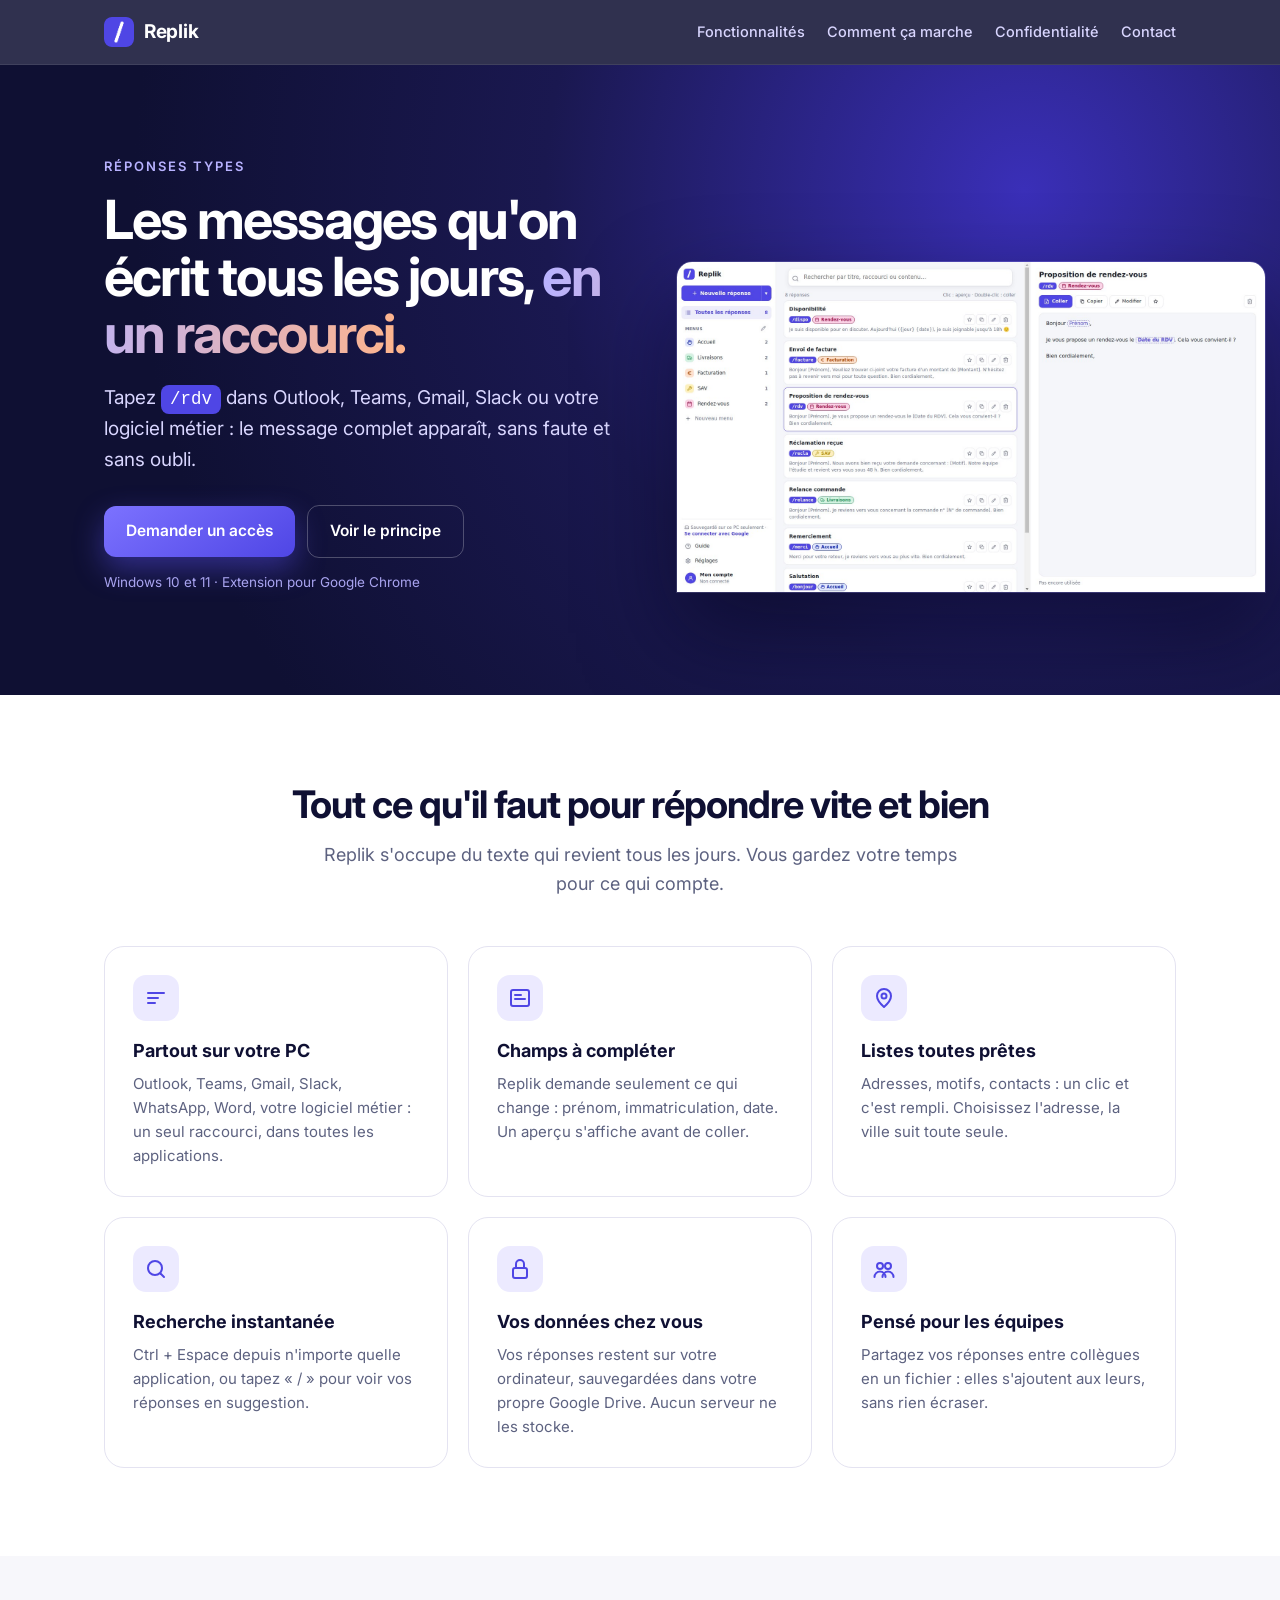
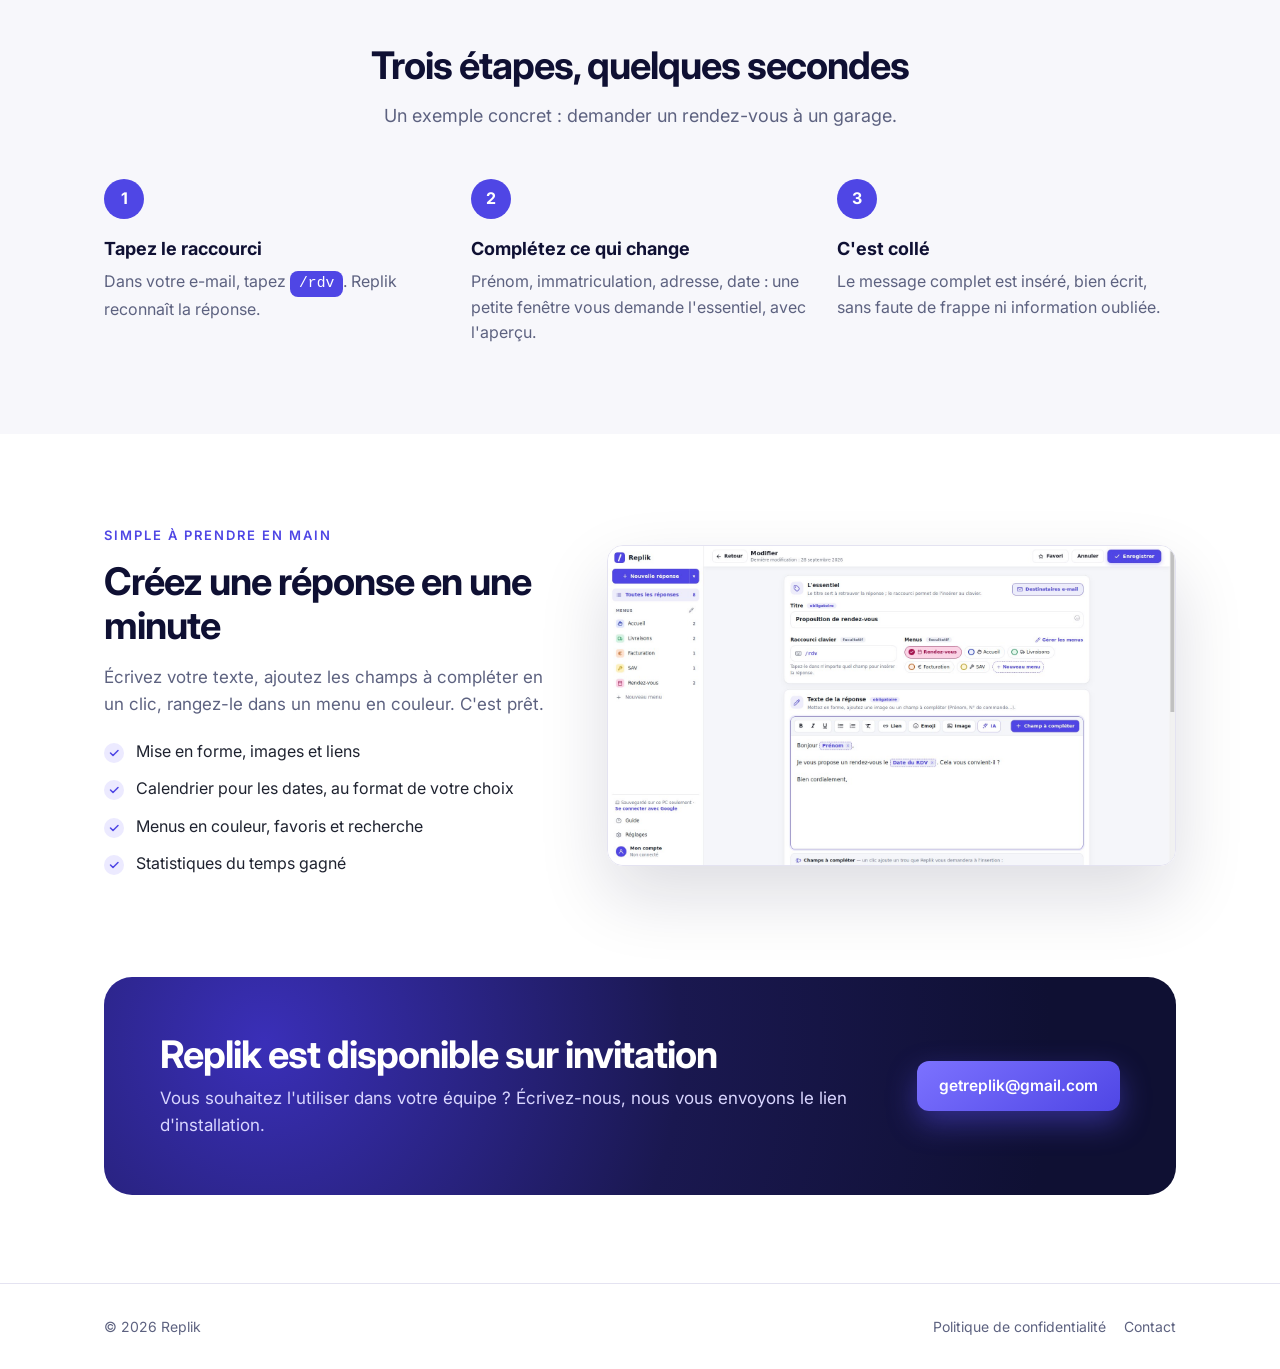
<file: index.html>
<!doctype html>
<html lang="fr">
<head>
<meta charset="utf-8">
<meta name="viewport" content="width=device-width, initial-scale=1">
<title>Replik – Vos réponses types en un raccourci</title>
<meta name="description" content="Replik insère vos messages habituels en un raccourci, dans toutes vos applications : Outlook, Teams, Gmail, Slack, WhatsApp, votre logiciel métier.">
<link rel="icon" href="assets/favicon.png">
<link rel="preconnect" href="https://fonts.googleapis.com"><link rel="preconnect" href="https://fonts.gstatic.com" crossorigin>
<link href="https://fonts.googleapis.com/css2?family=Inter:wght@400;500;600;700&display=swap" rel="stylesheet">
<link rel="stylesheet" href="assets/style.css">
</head>
<body>
<header class="nav"><div class="wrap">
  <a class="brand" href="./"><img src="assets/logo.png" alt="">Replik</a>
  <nav><a href="#fonctionnalites">Fonctionnalités</a><a href="#principe">Comment ça marche</a><a href="confidentialite.html">Confidentialité</a><a href="#contact">Contact</a></nav>
</div></header>

<div class="hero"><div class="wrap">
  <div style="padding-bottom:88px">
    <span class="eyebrow">Réponses types</span>
    <h1>Les messages qu'on écrit tous les jours, <em>en un raccourci.</em></h1>
    <p class="lead">Tapez <span class="kbd">/rdv</span> dans Outlook, Teams, Gmail, Slack ou votre logiciel métier : le message complet apparaît, sans faute et sans oubli.</p>
    <div class="cta">
      <a class="btn pri" href="#contact">Demander un accès</a>
      <a class="btn sec" href="#principe">Voir le principe</a>
    </div>
    <p class="note">Windows 10 et 11 · Extension pour Google Chrome</p>
  </div>
  <div class="shot"><img src="assets/replik-liste.jpg" alt="Replik : la liste des réponses types, classées par menus, avec l'aperçu de la réponse choisie"></div>
</div></div>

<section id="fonctionnalites"><div class="wrap center">
  <h2>Tout ce qu'il faut pour répondre vite et bien</h2>
  <p class="sub">Replik s'occupe du texte qui revient tous les jours. Vous gardez votre temps pour ce qui compte.</p>
  <div class="grid" style="text-align:left">
    <div class="card"><div class="ic"><svg viewBox="0 0 24 24"><path d="M4 7h16M4 12h10M4 17h7"/></svg></div><h3>Partout sur votre PC</h3><p>Outlook, Teams, Gmail, Slack, WhatsApp, Word, votre logiciel métier : un seul raccourci, dans toutes les applications.</p></div>
    <div class="card"><div class="ic"><svg viewBox="0 0 24 24"><rect x="3" y="4" width="18" height="16" rx="2"/><path d="M7 9h6M7 13h10"/></svg></div><h3>Champs à compléter</h3><p>Replik demande seulement ce qui change : prénom, immatriculation, date. Un aperçu s'affiche avant de coller.</p></div>
    <div class="card"><div class="ic"><svg viewBox="0 0 24 24"><path d="M12 21s-7-6.2-7-11a7 7 0 0 1 14 0c0 4.8-7 11-7 11z"/><circle cx="12" cy="10" r="2.5"/></svg></div><h3>Listes toutes prêtes</h3><p>Adresses, motifs, contacts : un clic et c'est rempli. Choisissez l'adresse, la ville suit toute seule.</p></div>
    <div class="card"><div class="ic"><svg viewBox="0 0 24 24"><circle cx="11" cy="11" r="7"/><path d="M20 20l-3.5-3.5"/></svg></div><h3>Recherche instantanée</h3><p>Ctrl + Espace depuis n'importe quelle application, ou tapez « / » pour voir vos réponses en suggestion.</p></div>
    <div class="card"><div class="ic"><svg viewBox="0 0 24 24"><path d="M16 11V7a4 4 0 0 0-8 0v4"/><rect x="5" y="11" width="14" height="10" rx="2"/></svg></div><h3>Vos données chez vous</h3><p>Vos réponses restent sur votre ordinateur, sauvegardées dans votre propre Google Drive. Aucun serveur ne les stocke.</p></div>
    <div class="card"><div class="ic"><svg viewBox="0 0 24 24"><circle cx="8" cy="9" r="3"/><circle cx="16" cy="9" r="3"/><path d="M2.5 20a5.5 5.5 0 0 1 11 0M10.5 20a5.5 5.5 0 0 1 11 0"/></svg></div><h3>Pensé pour les équipes</h3><p>Partagez vos réponses entre collègues en un fichier : elles s'ajoutent aux leurs, sans rien écraser.</p></div>
  </div>
</div></section>

<section id="principe" class="alt"><div class="wrap">
  <div class="center"><h2>Trois étapes, quelques secondes</h2><p class="sub">Un exemple concret : demander un rendez-vous à un garage.</p></div>
  <div class="steps">
    <div class="step"><h3>Tapez le raccourci</h3><p>Dans votre e-mail, tapez <span class="kbd">/rdv</span>. Replik reconnaît la réponse.</p></div>
    <div class="step"><h3>Complétez ce qui change</h3><p>Prénom, immatriculation, adresse, date : une petite fenêtre vous demande l'essentiel, avec l'aperçu.</p></div>
    <div class="step"><h3>C'est collé</h3><p>Le message complet est inséré, bien écrit, sans faute de frappe ni information oubliée.</p></div>
  </div>
</div></section>

<section><div class="wrap duo">
  <div>
    <span class="eyebrow" style="color:var(--ac)">Simple à prendre en main</span>
    <h2>Créez une réponse en une minute</h2>
    <p style="color:var(--mu);font-size:17px">Écrivez votre texte, ajoutez les champs à compléter en un clic, rangez-le dans un menu en couleur. C'est prêt.</p>
    <ul class="checks">
      <li>Mise en forme, images et liens</li>
      <li>Calendrier pour les dates, au format de votre choix</li>
      <li>Menus en couleur, favoris et recherche</li>
      <li>Statistiques du temps gagné</li>
    </ul>
  </div>
  <img src="assets/replik-modifier.jpg" alt="Replik : l'écran de modification d'une réponse type, avec les champs à compléter">
</div></section>

<section id="contact" style="padding-top:0"><div class="wrap">
  <div class="band">
    <div><h2>Replik est disponible sur invitation</h2><p>Vous souhaitez l'utiliser dans votre équipe ? Écrivez-nous, nous vous envoyons le lien d'installation.</p></div>
    <a class="btn pri" href="mailto:getreplik@gmail.com?subject=Replik">getreplik@gmail.com</a>
  </div>
</div></section>

<footer><div class="wrap">
  <span>© 2026 Replik</span>
  <nav><a href="confidentialite.html">Politique de confidentialité</a><a href="mailto:getreplik@gmail.com">Contact</a></nav>
</div></footer>
</body>
</html>
</file>
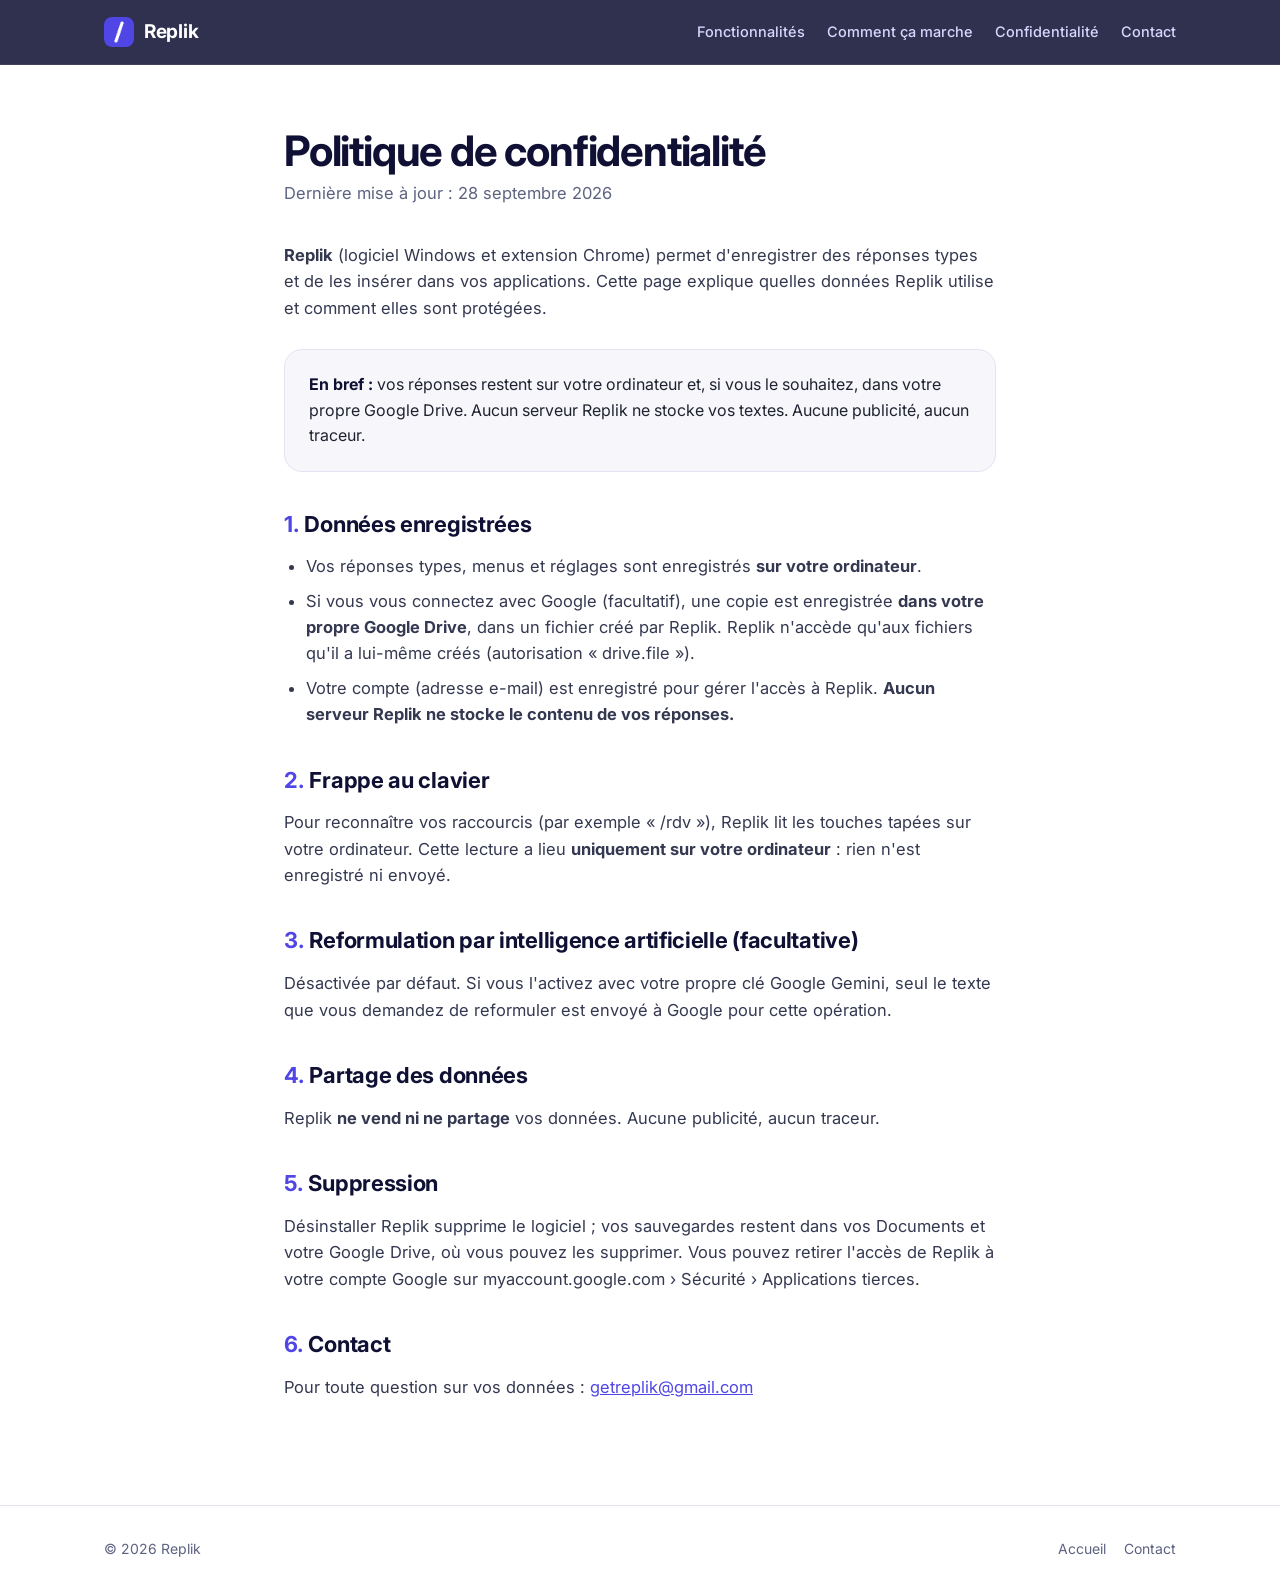
<file: confidentialite.html>
<!doctype html>
<html lang="fr">
<head>
<meta charset="utf-8">
<meta name="viewport" content="width=device-width, initial-scale=1">
<title>Politique de confidentialité – Replik</title>
<meta name="description" content="Politique de confidentialité de Replik (logiciel Windows et extension Chrome).">
<link rel="icon" href="assets/favicon.png">
<link rel="preconnect" href="https://fonts.googleapis.com"><link rel="preconnect" href="https://fonts.gstatic.com" crossorigin>
<link href="https://fonts.googleapis.com/css2?family=Inter:wght@400;500;600;700&display=swap" rel="stylesheet">
<link rel="stylesheet" href="assets/style.css">
</head>
<body>
<header class="nav"><div class="wrap">
  <a class="brand" href="./"><img src="assets/logo.png" alt="">Replik</a>
  <nav><a href="./#fonctionnalites">Fonctionnalités</a><a href="./#principe">Comment ça marche</a><a href="confidentialite.html">Confidentialité</a><a href="./#contact">Contact</a></nav>
</div></header>

<main class="doc">
  <h1>Politique de confidentialité</h1>
  <p class="date">Dernière mise à jour : 28 septembre 2026</p>

  <p><b>Replik</b> (logiciel Windows et extension Chrome) permet d'enregistrer des réponses types et de les insérer dans vos applications. Cette page explique quelles données Replik utilise et comment elles sont protégées.</p>

  <div class="box"><b>En bref :</b> vos réponses restent sur votre ordinateur et, si vous le souhaitez, dans votre propre Google Drive. Aucun serveur Replik ne stocke vos textes. Aucune publicité, aucun traceur.</div>

  <h2><span>1.</span>Données enregistrées</h2>
  <ul>
    <li>Vos réponses types, menus et réglages sont enregistrés <b>sur votre ordinateur</b>.</li>
    <li>Si vous vous connectez avec Google (facultatif), une copie est enregistrée <b>dans votre propre Google Drive</b>, dans un fichier créé par Replik. Replik n'accède qu'aux fichiers qu'il a lui-même créés (autorisation « drive.file »).</li>
    <li>Votre compte (adresse e-mail) est enregistré pour gérer l'accès à Replik. <b>Aucun serveur Replik ne stocke le contenu de vos réponses.</b></li>
  </ul>

  <h2><span>2.</span>Frappe au clavier</h2>
  <p>Pour reconnaître vos raccourcis (par exemple « /rdv »), Replik lit les touches tapées sur votre ordinateur. Cette lecture a lieu <b>uniquement sur votre ordinateur</b> : rien n'est enregistré ni envoyé.</p>

  <h2><span>3.</span>Reformulation par intelligence artificielle (facultative)</h2>
  <p>Désactivée par défaut. Si vous l'activez avec votre propre clé Google Gemini, seul le texte que vous demandez de reformuler est envoyé à Google pour cette opération.</p>

  <h2><span>4.</span>Partage des données</h2>
  <p>Replik <b>ne vend ni ne partage</b> vos données. Aucune publicité, aucun traceur.</p>

  <h2><span>5.</span>Suppression</h2>
  <p>Désinstaller Replik supprime le logiciel ; vos sauvegardes restent dans vos Documents et votre Google Drive, où vous pouvez les supprimer. Vous pouvez retirer l'accès de Replik à votre compte Google sur myaccount.google.com › Sécurité › Applications tierces.</p>

  <h2><span>6.</span>Contact</h2>
  <p>Pour toute question sur vos données : <a href="mailto:getreplik@gmail.com">getreplik@gmail.com</a></p>
</main>

<footer><div class="wrap">
  <span>© 2026 Replik</span>
  <nav><a href="./">Accueil</a><a href="mailto:getreplik@gmail.com">Contact</a></nav>
</div></footer>
</body>
</html>
</file>
<file: assets/style.css>
:root{--ac:#4f46e5;--ac2:#7c72ff;--ink:#0f1033;--fg:#1f2330;--mu:#5d6280;--li:#e4e3f1;--bg:#f7f7fb;--peach:#ffb48a}
*{box-sizing:border-box}
html{scroll-behavior:smooth}
body{margin:0;font-family:Inter,system-ui,-apple-system,"Segoe UI",Arial,sans-serif;color:var(--fg);background:#fff;line-height:1.6;-webkit-font-smoothing:antialiased}
a{color:var(--ac)}
.wrap{max-width:1120px;margin:0 auto;padding:0 24px}
/* barre */
.nav{position:sticky;top:0;z-index:10;background:rgba(15,16,51,.86);backdrop-filter:saturate(1.4) blur(10px);border-bottom:1px solid rgba(255,255,255,.08)}
.nav .wrap{display:flex;align-items:center;gap:24px;height:64px}
.brand{display:flex;align-items:center;gap:10px;color:#fff;text-decoration:none;font-weight:700;font-size:19px;letter-spacing:-.3px}
.brand img{width:30px;height:30px;border-radius:8px}
.nav nav{margin-left:auto;display:flex;gap:22px}
.nav nav a{color:#d9d6ff;text-decoration:none;font-size:14.5px;font-weight:500}
.nav nav a:hover{color:#fff}
/* hero */
.hero{background:radial-gradient(circle at 80% 20%,#3a2fb8 0%,#1a1850 42%,#0f1033 78%);color:#f4f3ff;padding:88px 0 0;overflow:hidden}
.hero .wrap{display:grid;grid-template-columns:1.05fr 1fr;gap:48px;align-items:center}
.eyebrow{display:inline-block;font-size:13px;font-weight:600;letter-spacing:2px;text-transform:uppercase;color:#b8b2ff;margin-bottom:14px}
h1{font-size:54px;line-height:1.06;letter-spacing:-1.8px;margin:0 0 20px;color:#fff}
h1 em{font-style:normal;background:linear-gradient(90deg,#b8b2ff,var(--peach));-webkit-background-clip:text;background-clip:text;color:transparent}
.lead{font-size:19px;color:#d9d6ff;max-width:520px;margin:0 0 30px}
.kbd{display:inline-flex;align-items:center;font-family:ui-monospace,Consolas,monospace;background:var(--ac);color:#fff;border-radius:8px;padding:1px 9px;font-size:.92em}
.cta{display:flex;gap:12px;flex-wrap:wrap;align-items:center}
.btn{display:inline-flex;align-items:center;gap:8px;border-radius:12px;padding:13px 22px;font-weight:600;font-size:15.5px;text-decoration:none;transition:transform .15s,box-shadow .15s}
.btn.pri{background:linear-gradient(145deg,var(--ac2),var(--ac));color:#fff;box-shadow:0 12px 30px rgba(91,79,240,.45)}
.btn.pri:hover{transform:translateY(-1px)}
.btn.sec{color:#fff;border:1px solid rgba(255,255,255,.25)}
.note{font-size:13.5px;color:#a9a4f0;margin-top:14px}
.shot{position:relative;margin-bottom:-6px}
.shot img{display:block;width:118%;max-width:none;border-radius:16px 16px 0 0;box-shadow:0 40px 90px rgba(5,5,30,.55);border:1px solid rgba(255,255,255,.12)}
/* sections */
section{padding:88px 0}
.alt{background:var(--bg)}
.center{text-align:center}
h2{font-size:38px;letter-spacing:-1px;line-height:1.15;margin:0 0 14px;color:var(--ink)}
.sub{font-size:18px;color:var(--mu);max-width:640px;margin:0 auto 48px}
.grid{display:grid;grid-template-columns:repeat(3,1fr);gap:20px}
.card{background:#fff;border:1px solid var(--li);border-radius:20px;padding:28px}
.card .ic{width:46px;height:46px;border-radius:13px;background:#eceaff;display:flex;align-items:center;justify-content:center;margin-bottom:16px}
.card .ic svg{width:24px;height:24px;stroke:var(--ac);fill:none;stroke-width:2;stroke-linecap:round;stroke-linejoin:round}
.card h3{margin:0 0 6px;font-size:18px;color:var(--ink)}
.card p{margin:0;color:var(--mu);font-size:15px}
.steps{display:grid;grid-template-columns:repeat(3,1fr);gap:28px;counter-reset:s}
.step{position:relative;padding-top:56px}
.step:before{counter-increment:s;content:counter(s);position:absolute;top:0;left:0;width:40px;height:40px;border-radius:50%;background:var(--ac);color:#fff;font-weight:700;display:flex;align-items:center;justify-content:center}
.step h3{margin:0 0 6px;font-size:18px;color:var(--ink)}
.step p{margin:0;color:var(--mu)}
.duo{display:grid;grid-template-columns:1fr 1.25fr;gap:48px;align-items:center}
.duo img{width:100%;border-radius:16px;border:1px solid var(--li);box-shadow:0 30px 70px rgba(15,16,51,.14)}
.checks{list-style:none;padding:0;margin:20px 0 0}
.checks li{position:relative;padding-left:32px;margin-bottom:12px;color:var(--fg)}
.checks li:before{content:"";position:absolute;left:0;top:4px;width:20px;height:20px;border-radius:50%;background:#eceaff url("data:image/svg+xml,%3Csvg xmlns='http://www.w3.org/2000/svg' viewBox='0 0 24 24' fill='none' stroke='%234f46e5' stroke-width='3' stroke-linecap='round' stroke-linejoin='round'%3E%3Cpath d='M5 12l5 5L20 7'/%3E%3C/svg%3E") center/12px no-repeat}
.band{background:radial-gradient(circle at 15% 30%,#3a2fb8 0%,#1a1850 45%,#0f1033 85%);color:#f4f3ff;border-radius:28px;padding:56px;display:flex;gap:32px;align-items:center;justify-content:space-between}
.band h2{color:#fff;margin:0 0 8px}
.band p{margin:0;color:#d9d6ff;font-size:17px}
footer{border-top:1px solid var(--li);padding:32px 0;color:var(--mu);font-size:14px}
footer .wrap{display:flex;gap:20px;align-items:center;flex-wrap:wrap}
footer nav{margin-left:auto;display:flex;gap:18px}
footer a{color:var(--mu);text-decoration:none}
footer a:hover{color:var(--ac)}
/* page texte (politique) */
.doc{max-width:760px;margin:0 auto;padding:64px 24px 88px}
.doc h1{color:var(--ink);font-size:42px;letter-spacing:-1.2px;margin-bottom:6px}
.doc .date{color:var(--mu);margin:0 0 36px}
.doc h2{font-size:22px;margin:40px 0 10px;letter-spacing:-.3px}
.doc h2 span{color:var(--ac);margin-right:6px}
.doc p,.doc li{font-size:16.5px;color:#343850}
.doc ul{padding-left:22px}
.doc li{margin-bottom:8px}
.box{background:var(--bg);border:1px solid var(--li);border-radius:18px;padding:22px 24px;margin:28px 0}
.box b{color:var(--ink)}
@media (max-width:900px){
  .hero .wrap,.duo{grid-template-columns:1fr}
  .shot img{width:100%}
  h1{font-size:40px}
  .grid,.steps{grid-template-columns:1fr}
  .band{flex-direction:column;align-items:flex-start;padding:36px}
  .nav nav{display:none}
}
</file>
